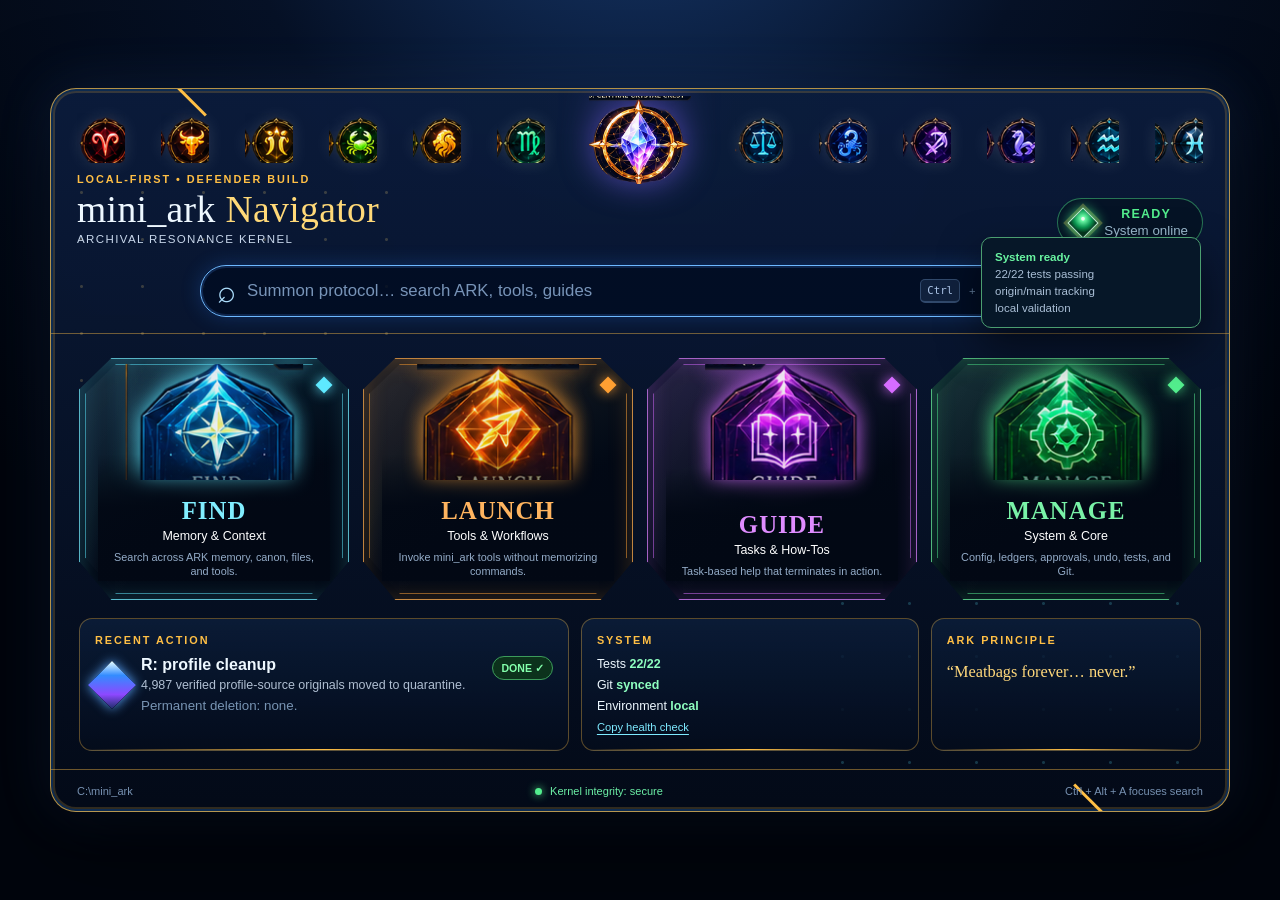
<file: rainmeter/MiniARKTenderConsole/@Resources/Images/mini_ark_navigator_widget/index.html>
<!doctype html>
<html lang="en">
<head>
  <meta charset="utf-8" />
  <meta name="viewport" content="width=device-width, initial-scale=1" />
  <title>mini_ark Navigator</title>
  <link rel="stylesheet" href="styles.css" />
</head>
<body>
  <main class="stage">
    <section class="navigator" id="navigator" aria-label="mini_ark Navigator">
      <div class="constellation constellation-a" aria-hidden="true"></div>
      <div class="constellation constellation-b" aria-hidden="true"></div>

      <header class="top-shell">
        <div class="zodiac-strip" aria-label="Zodiac navigation motif">
          <img src="assets/zodiac/aries.png" alt="Aries">
          <img src="assets/zodiac/taurus.png" alt="Taurus">
          <img src="assets/zodiac/gemini.png" alt="Gemini">
          <img src="assets/zodiac/cancer.png" alt="Cancer">
          <img src="assets/zodiac/leo.png" alt="Leo">
          <img src="assets/zodiac/virgo.png" alt="Virgo">
          <button class="crest-home" id="homeButton" title="Return home" aria-label="Return home">
            <img src="assets/central_crystal_crest.png" alt="">
          </button>
          <img src="assets/zodiac/libra.png" alt="Libra">
          <img src="assets/zodiac/scorpio.png" alt="Scorpio">
          <img src="assets/zodiac/sagittarius.png" alt="Sagittarius">
          <img src="assets/zodiac/capricorn.png" alt="Capricorn">
          <img src="assets/zodiac/aquarius.png" alt="Aquarius">
          <img src="assets/zodiac/pisces.png" alt="Pisces">
        </div>

        <div class="identity-row">
          <div class="identity">
            <div class="eyebrow">LOCAL-FIRST • DEFENDER BUILD</div>
            <h1>mini_ark <span>Navigator</span></h1>
            <p>Archival Resonance Kernel</p>
          </div>

          <button class="status-jewel" id="statusJewel" type="button" aria-expanded="false">
            <span class="jewel"></span>
            <span><strong>READY</strong><small>System online</small></span>
          </button>
        </div>

        <form class="summon" id="searchForm">
          <span class="search-glyph">⌕</span>
          <input id="searchInput" autocomplete="off"
                 placeholder="Summon protocol… search ARK, tools, guides"
                 aria-label="Search ARK, tools, and guides">
          <kbd>Ctrl</kbd><span>+</span><kbd>Alt</kbd><span>+</span><kbd>A</kbd>
        </form>
      </header>

      <section class="home-view" id="homeView">
        <div class="command-grid" aria-label="Primary commands">
          <button class="command-card find" data-mode="find">
            <span class="facet"></span>
            <img src="assets/find_crystal_art.png" alt="" class="crystal-art">
            <span class="command-copy">
              <strong>FIND</strong>
              <small>Memory & Context</small>
              <em>Search across ARK memory, canon, files, and tools.</em>
            </span>
          </button>

          <button class="command-card launch" data-mode="launch">
            <span class="facet"></span>
            <img src="assets/launch_crystal_art.png" alt="" class="crystal-art">
            <span class="command-copy">
              <strong>LAUNCH</strong>
              <small>Tools & Workflows</small>
              <em>Invoke mini_ark tools without memorizing commands.</em>
            </span>
          </button>

          <button class="command-card guide" data-mode="guide">
            <span class="facet"></span>
            <img src="assets/guide_crystal_art.png" alt="" class="crystal-art">
            <span class="command-copy">
              <strong>GUIDE</strong>
              <small>Tasks & How-Tos</small>
              <em>Task-based help that terminates in action.</em>
            </span>
          </button>

          <button class="command-card manage" data-mode="manage">
            <span class="facet"></span>
            <img src="assets/manage_crystal_art.png" alt="" class="crystal-art">
            <span class="command-copy">
              <strong>MANAGE</strong>
              <small>System & Core</small>
              <em>Config, ledgers, approvals, undo, tests, and Git.</em>
            </span>
          </button>
        </div>

        <div class="instrument-row">
          <article class="instrument recent">
            <div class="instrument-label">RECENT ACTION</div>
            <div class="instrument-main">
              <span class="mini-gem blue"></span>
              <div>
                <strong>R: profile cleanup</strong>
                <p>4,987 verified profile-source originals moved to quarantine.</p>
                <small>Permanent deletion: none.</small>
              </div>
              <span class="badge done">DONE ✓</span>
            </div>
          </article>

          <article class="instrument health">
            <div class="instrument-label">SYSTEM</div>
            <div class="health-grid">
              <span>Tests <strong>22/22</strong></span>
              <span>Git <strong>synced</strong></span>
              <span>Environment <strong>local</strong></span>
            </div>
            <button class="text-button" data-copy=".\ark.cmd doctor">Copy health check</button>
          </article>

          <article class="instrument principle">
            <div class="instrument-label">ARK PRINCIPLE</div>
            <blockquote>“Meatbags forever… never.”</blockquote>
          </article>
        </div>
      </section>

      <section class="mode-shell" id="modeShell" hidden>
        <div class="mode-heading">
          <button class="back-button" id="backButton">← Home</button>
          <div>
            <div class="mode-kicker" id="modeKicker">COMMAND MODE</div>
            <h2 id="modeTitle">Find</h2>
          </div>
          <div class="mode-orbit" aria-hidden="true"><span></span><i></i></div>
        </div>
        <div id="modeContent"></div>
      </section>

      <footer class="footer-strip">
        <span>C:\mini_ark</span>
        <span class="footer-status"><i></i> Kernel integrity: secure</span>
        <span>Ctrl + Alt + A focuses search</span>
      </footer>

      <aside class="status-popover" id="statusPopover" hidden>
        <strong>System ready</strong>
        <span>22/22 tests passing</span>
        <span>origin/main tracking</span>
        <span>local validation</span>
      </aside>

      <div class="toast" id="toast" role="status" aria-live="polite"></div>
    </section>
  </main>
<script src="app.js"></script>
</body>
</html>
</file>
<file: rainmeter/MiniARKTenderConsole/@Resources/Images/mini_ark_navigator_widget/styles.css>
:root{
  --ink:#030a18; --navy:#061329; --panel:#071a34; --panel2:#091d3e;
  --gold:#ffbf45; --gold2:#ffd978; --cyan:#5ee9ff; --blue:#4e9cff;
  --orange:#ff9f32; --violet:#d66cff; --green:#53ee8e; --white:#eef8ff;
  --muted:#91a9c8; --line:rgba(255,191,69,.42);
}
*{box-sizing:border-box}
html,body{margin:0;min-height:100%;background:
 radial-gradient(circle at 50% -20%,#173a70 0,#061126 33%,#01050d 72%);
 color:var(--white);font-family:Inter,Segoe UI,Arial,sans-serif}
body{min-height:100vh}
button,input{font:inherit}
button{color:inherit}
.stage{min-height:100vh;padding:28px;display:grid;place-items:center}
.navigator{
  width:min(1180px,100%); position:relative; overflow:hidden;
  background:
    linear-gradient(180deg,rgba(11,28,60,.95),rgba(3,10,24,.98)),
    radial-gradient(circle at 50% 0,rgba(81,111,255,.15),transparent 45%);
  border:1px solid rgba(255,202,91,.7); border-radius:26px;
  box-shadow:0 0 0 2px #0d2b50 inset,0 0 0 4px rgba(255,191,69,.18) inset,
             0 30px 90px rgba(0,0,0,.6),0 0 55px rgba(69,133,255,.14);
}
.navigator:before,.navigator:after{
  content:"";position:absolute;pointer-events:none;z-index:2;width:180px;height:180px;
}
.navigator:before{left:-65px;top:-66px;border-left:3px solid var(--gold);border-top:3px solid var(--gold);transform:rotate(45deg)}
.navigator:after{right:-65px;bottom:-66px;border-right:3px solid var(--gold);border-bottom:3px solid var(--gold);transform:rotate(45deg)}
.constellation{position:absolute;inset:auto;pointer-events:none;opacity:.2}
.constellation-a{width:380px;height:240px;left:0;top:80px;background:
 radial-gradient(circle,#ffd978 0 1px,transparent 2px) 0 0/61px 47px}
.constellation-b{width:420px;height:300px;right:0;bottom:40px;background:
 radial-gradient(circle,#5ee9ff 0 1px,transparent 2px) 0 0/67px 53px}
.top-shell{padding:18px 26px 16px;border-bottom:1px solid var(--line);position:relative;z-index:3}
.zodiac-strip{display:flex;align-items:center;justify-content:space-between;gap:6px;min-height:62px}
.zodiac-strip>img{width:48px;height:50px;object-fit:contain;filter:drop-shadow(0 0 8px rgba(255,255,255,.12));transition:.2s}
.zodiac-strip>img:hover{transform:translateY(-2px) scale(1.08);filter:drop-shadow(0 0 12px rgba(255,211,93,.35))}
.crest-home{border:0;background:transparent;padding:0;margin:-18px 8px -22px;cursor:pointer;width:102px;height:88px;position:relative}
.crest-home img{width:100%;height:100%;object-fit:contain;filter:drop-shadow(0 0 16px rgba(132,102,255,.6))}
.crest-home:hover img{filter:drop-shadow(0 0 24px rgba(255,205,84,.7));transform:scale(1.04)}
.identity-row{display:flex;align-items:end;justify-content:space-between;gap:20px;margin-top:4px}
.eyebrow,.instrument-label,.mode-kicker{color:var(--gold);font-size:.68rem;font-weight:800;letter-spacing:.18em}
.identity h1{margin:3px 0 0;font-family:Georgia,serif;font-size:2.35rem;font-weight:500;letter-spacing:.01em}
.identity h1 span{color:var(--gold2)}
.identity p{margin:2px 0;color:#c8d7eb;letter-spacing:.12em;text-transform:uppercase;font-size:.72rem}
.status-jewel{display:flex;gap:10px;align-items:center;background:rgba(4,18,31,.64);border:1px solid rgba(83,238,142,.45);border-radius:999px;padding:8px 14px;cursor:pointer}
.status-jewel strong{color:var(--green);font-size:.78rem;letter-spacing:.1em;display:block}
.status-jewel small{display:block;color:#9fbed2;margin-top:2px}
.jewel{width:22px;height:22px;display:block;transform:rotate(45deg);border:1px solid #caffdc;background:
 radial-gradient(circle at 35% 35%,#effff4 0 7%,#6fffaa 13%,#0c9b54 47%,#04371e 75%);
 box-shadow:0 0 13px #48ff91,0 0 0 3px rgba(255,212,86,.3)}
.summon{margin:18px auto 0;max-width:880px;height:52px;display:flex;align-items:center;gap:9px;border:1px solid #6db8ff;border-radius:999px;padding:0 16px;background:rgba(0,12,34,.82);
 box-shadow:0 0 0 2px rgba(76,143,255,.18) inset,0 0 20px rgba(43,129,255,.24)}
.summon:focus-within{border-color:#fff1a5;box-shadow:0 0 0 2px rgba(255,187,59,.22) inset,0 0 24px rgba(73,158,255,.38)}
.search-glyph{font-size:2rem;color:#addefd;line-height:1}
.summon input{flex:1;min-width:0;border:0;outline:0;background:transparent;color:#fff;font-size:1.05rem}
.summon input::placeholder{color:#7894b8}
kbd{font-size:.67rem;background:#10213d;border:1px solid #31496c;border-bottom-width:2px;border-radius:5px;padding:4px 6px;color:#acc5e8}
.summon>span:not(.search-glyph){color:#657f9e;font-size:.7rem}
.home-view{padding:24px 28px 18px;position:relative;z-index:1}
.command-grid{display:grid;grid-template-columns:repeat(4,1fr);gap:14px}
.command-card{
  --accent:var(--cyan); --accent2:var(--blue);
  min-height:242px;position:relative;isolation:isolate;overflow:hidden;cursor:pointer;
  border:1px solid color-mix(in srgb,var(--accent) 65%, white 10%);
  clip-path:polygon(12% 0,88% 0,100% 13%,100% 84%,88% 100%,12% 100%,0 84%,0 13%);
  background:
   radial-gradient(circle at 50% 25%,color-mix(in srgb,var(--accent) 32%,transparent),transparent 40%),
   linear-gradient(155deg,color-mix(in srgb,var(--accent) 12%,#071225),rgba(2,8,20,.95) 60%);
  box-shadow:0 0 24px color-mix(in srgb,var(--accent) 22%,transparent) inset;
  transition:transform .18s ease,filter .18s ease,box-shadow .18s ease;
}
.command-card:before{content:"";position:absolute;inset:5px;z-index:-1;clip-path:inherit;border:1px solid color-mix(in srgb,var(--accent) 50%,transparent);background:linear-gradient(120deg,rgba(255,255,255,.04),transparent 45%)}
.command-card:hover,.command-card:focus-visible{transform:translateY(-5px);filter:brightness(1.12);box-shadow:0 0 30px color-mix(in srgb,var(--accent) 38%,transparent)}
.command-card.launch{--accent:var(--orange);--accent2:#ff5e57}
.command-card.guide{--accent:var(--violet);--accent2:#9e67ff}
.command-card.manage{--accent:var(--green);--accent2:#1fcf8c}
.crystal-art{position:absolute;top:5px;left:50%;transform:translateX(-50%);width:82%;height:116px;object-fit:contain;object-position:center top;opacity:.92;filter:drop-shadow(0 0 10px var(--accent))}
.command-copy{position:absolute;inset:auto 18px 18px;display:block;padding:43px 8px 2px;text-align:center;background:linear-gradient(180deg,transparent,rgba(2,8,20,.92) 42%,rgba(2,8,20,.96))}
.command-copy strong{display:block;font-family:Georgia,serif;font-size:1.55rem;color:color-mix(in srgb,var(--accent) 78%,white);letter-spacing:.04em}
.command-copy small{display:block;margin-top:4px;font-size:.78rem;color:#fff}
.command-copy em{display:block;margin:7px auto 0;max-width:210px;font-style:normal;font-size:.68rem;line-height:1.35;color:#94acc8}
.facet{position:absolute;width:12px;height:12px;right:18px;top:20px;transform:rotate(45deg);background:var(--accent);box-shadow:0 0 13px var(--accent)}
.instrument-row{margin-top:18px;display:grid;grid-template-columns:1.45fr 1fr .8fr;gap:12px}
.instrument{min-height:120px;border:1px solid rgba(255,191,69,.35);border-radius:13px;background:linear-gradient(180deg,rgba(12,31,60,.78),rgba(4,12,28,.9));padding:15px;position:relative;overflow:hidden}
.instrument:after{content:"";position:absolute;inset:auto 0 0;height:1px;background:linear-gradient(90deg,transparent,var(--gold),transparent)}
.instrument-main{display:grid;grid-template-columns:auto 1fr auto;gap:12px;align-items:center;margin-top:10px}
.instrument p{font-size:.78rem;margin:4px 0;color:#b0bfd2}.instrument small{color:#7894b3}
.mini-gem{width:34px;height:34px;transform:rotate(45deg);background:linear-gradient(135deg,#e9ffff,#338cff 30%,#8d48ff 70%,#1b2d65);box-shadow:0 0 12px #5ba7ff}
.badge{align-self:start;border-radius:999px;padding:5px 8px;font-size:.66rem;font-weight:800}.badge.done{color:#83ffab;border:1px solid #3c9c5b;background:#0c321c}
.health-grid{display:grid;gap:7px;margin-top:11px;font-size:.78rem}.health-grid strong{color:#8effc0}
.text-button{border:0;background:transparent;color:#7eeaff;padding:8px 0 0;cursor:pointer;text-decoration:underline;text-underline-offset:3px;font-size:.7rem}
.principle blockquote{font-family:Georgia,serif;color:#ffd87b;font-size:1.02rem;line-height:1.35;margin:15px 0 0}
.mode-shell{padding:20px 28px 24px;position:relative;z-index:2}
.mode-heading{display:flex;align-items:center;gap:18px;margin-bottom:18px}
.back-button{border:1px solid #385678;background:#07172d;color:#bcd0e8;border-radius:9px;padding:8px 12px;cursor:pointer}
.mode-heading h2{margin:3px 0 0;font:500 2rem Georgia,serif;color:#fff}
.mode-orbit{margin-left:auto;width:58px;height:58px;border:1px solid #eeb94c;border-radius:50%;position:relative;box-shadow:0 0 16px rgba(102,120,255,.25) inset}
.mode-orbit span{position:absolute;width:16px;height:16px;background:#7e75ff;transform:rotate(45deg);left:20px;top:20px;box-shadow:0 0 15px #7169ff}
.mode-orbit i{position:absolute;width:8px;height:8px;background:#ffb33f;border-radius:50%;top:-4px;left:25px;box-shadow:0 0 9px #ffb33f}
.mode-panel{border:1px solid rgba(255,191,69,.35);border-radius:14px;padding:16px;background:linear-gradient(180deg,rgba(6,21,45,.92),rgba(3,10,23,.95))}
.find-results{display:grid;grid-template-columns:repeat(3,1fr);gap:12px}
.result-column h3,.tool-card h3,.guide-detail h3,.manage-card h3{font:600 1rem Georgia,serif;color:#ffd875;margin:0 0 10px}
.result-item{padding:10px;border:1px solid #203d64;border-radius:9px;background:#07162c;margin:8px 0}
.result-item strong{font-size:.8rem}.result-item p{margin:4px 0 0;color:#8ca7c6;font-size:.7rem}
.tool-grid,.manage-grid{display:grid;grid-template-columns:repeat(4,1fr);gap:10px}
.tool-card,.manage-card{min-height:132px;border:1px solid #27466f;border-radius:11px;background:linear-gradient(180deg,#0a1d3b,#071427);padding:13px;position:relative}
.tool-card p,.manage-card p{color:#90a7c1;font-size:.71rem;line-height:1.35}
.tool-card button,.manage-card button,.guide-detail button{border:1px solid #5cbce1;background:#0c3145;color:#bff7ff;border-radius:8px;padding:7px 9px;cursor:pointer;font-size:.69rem}
.tool-card button:hover,.manage-card button:hover,.guide-detail button:hover{filter:brightness(1.2)}
.guide-layout{display:grid;grid-template-columns:280px 1fr;gap:14px}
.guide-list{display:grid;gap:7px}
.guide-list button{border:1px solid #203d64;background:#07162c;color:#bcd0e8;text-align:left;border-radius:8px;padding:10px;cursor:pointer}
.guide-list button.active{border-color:var(--gold);color:#fff0bb;box-shadow:0 0 13px rgba(255,176,40,.15)}
.guide-detail{border:1px solid #2e4f77;border-radius:10px;background:#081a34;padding:16px}
.guide-detail ul{color:#b4c5d8;font-size:.8rem;line-height:1.65}
.guide-detail code{color:#8ff7ff}
.footer-strip{height:42px;padding:0 26px;display:flex;justify-content:space-between;align-items:center;border-top:1px solid var(--line);font-size:.69rem;color:#7791b1;position:relative;z-index:3}
.footer-status{color:#6cefa6}.footer-status i{display:inline-block;width:7px;height:7px;background:#53ee8e;border-radius:50%;box-shadow:0 0 8px #53ee8e;margin-right:5px}
.status-popover{position:absolute;right:28px;top:148px;z-index:10;width:220px;padding:13px;border:1px solid #4b9e70;border-radius:10px;background:#061728;box-shadow:0 18px 40px rgba(0,0,0,.5);display:grid;gap:5px;font-size:.72rem}
.status-popover strong{color:#69f4a1}.status-popover span{color:#a9bed5}
.toast{position:absolute;left:50%;bottom:52px;transform:translate(-50%,15px);z-index:20;background:#081c35;border:1px solid #64d8ff;color:#eaffff;border-radius:999px;padding:9px 14px;font-size:.73rem;opacity:0;pointer-events:none;transition:.2s}
.toast.show{opacity:1;transform:translate(-50%,0)}
@media(max-width:950px){
  .stage{padding:10px}.command-grid{grid-template-columns:repeat(2,1fr)}.instrument-row{grid-template-columns:1fr 1fr}.principle{grid-column:1/-1}
  .zodiac-strip>img{width:36px}.crest-home{width:76px}.tool-grid,.manage-grid{grid-template-columns:repeat(2,1fr)}
}
@media(max-width:650px){
  .top-shell,.home-view,.mode-shell{padding-left:14px;padding-right:14px}.identity h1{font-size:1.7rem}.zodiac-strip{overflow-x:auto;justify-content:flex-start}.zodiac-strip>img{flex:0 0 38px}
  .command-grid{grid-template-columns:1fr 1fr}.command-card{min-height:205px}.command-copy em{display:none}.instrument-row{grid-template-columns:1fr}.principle{grid-column:auto}
  .find-results{grid-template-columns:1fr}.tool-grid,.manage-grid{grid-template-columns:1fr 1fr}.guide-layout{grid-template-columns:1fr}.footer-strip span:nth-child(2){display:none}
  .summon kbd,.summon>span:not(.search-glyph){display:none}
}
</file>
